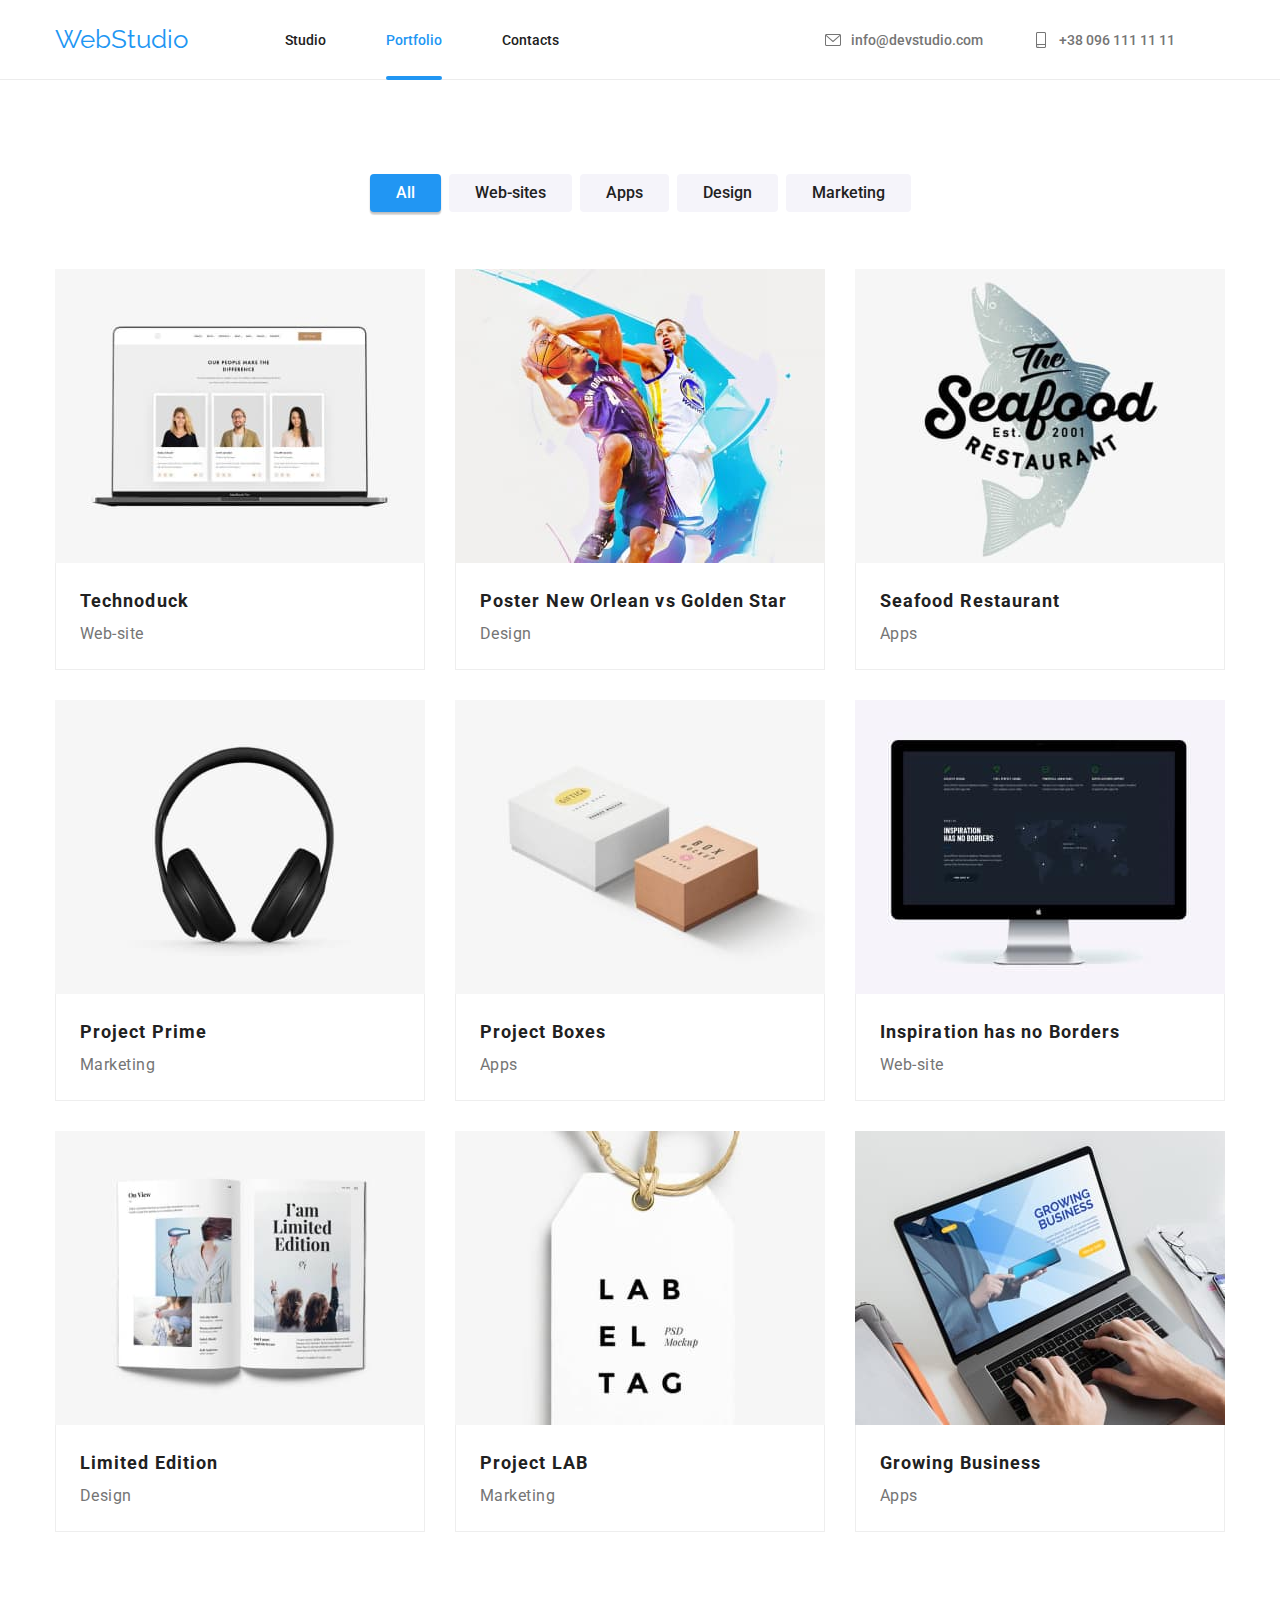
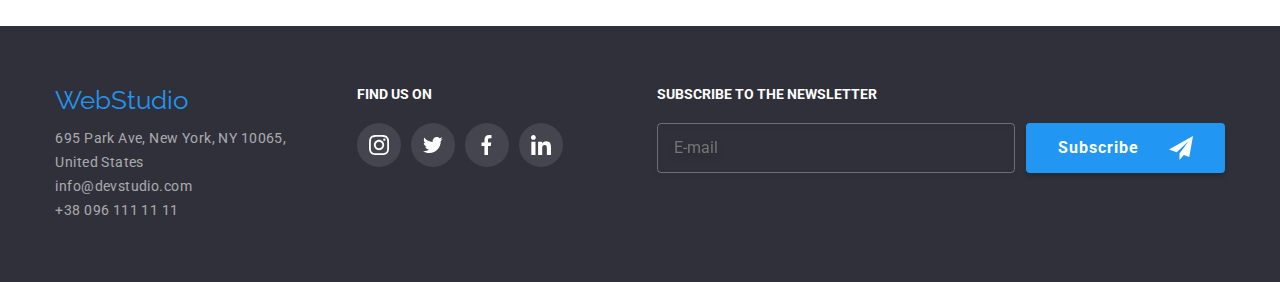
<file: portfolio.html>
<!DOCTYPE html>
<html lang="en">
  <head>
    <meta charset="UTF-8" />
    <meta
      name="description"
      content="This is the portfolio page for the website of WebStudio"
    />
    <meta
      name="keywords"
      content="WebStudio, Website, Developers, Create, Solutions, Web solutions, technology, Portfolio"
    />
    <meta name="viewport" content="width=device-width, initial-scale=1.0" />
    <link
      rel="stylesheet"
      href="https://cdnjs.cloudflare.com/ajax/libs/modern-normalize/1.0.0/modern-normalize.min.css"
    />
    <link href="css/main.min.css" rel="stylesheet" />
    <link rel="preconnect" href="https://fonts.googleapis.com" />
    <link rel="preconnect" href="https://fonts.gstatic.com" crossorigin />
    <link
      href="https://fonts.googleapis.com/css2?family=Raleway:wght@700&family=Roboto:wght@400;500;900&display=swap"
      rel="stylesheet"
    />
    <title>Portfolio - WebStudio</title>
  </head>

  <body>
  <header class="header">
    <div class="header__wrapper container">
      <nav class="header__navbar">
        <a href="index.html" class="header__logo link">WebStudio</a>
        <ul class="header__nav-list list">
          <li class="header__nav-list-items">
            <a href="index.html" class="header__nav-items  link">Studio</a>
          </li>
          <li class="header__nav-list-items">
            <a href="portfolio.html" class="header__nav-items header__nav-items--current-link link">Portfolio</a>
          </li>
          <li class="header__nav-list-items">
            <a href="#" class="header__nav-items link">Contacts</a>
          </li>
        </ul>
      </nav>
      <ul class="header__navbar-contacts list">
        <li class="header__navbar-contacts-items--burger-menu">
          <a href="#" class="header__contact-information link">
            <svg class="header__svg-nav-styling menu-toggle js-open-menu" aria-expanded="false"
            aria-controls="mobile-menu" width="24" height="16">
              <use href="./images/icons.svg#icon-burger_menu"></use>
            </svg>
          </a>
        </li>
        <li class="header__navbar-contacts-items">
          <a href="mailto:info@devstudio.com" class="header__contact-information link">
            <svg class="header__svg-nav-styling" width="16" height="16">
              <use href="./images/icons.svg#icon-envelope"></use>
            </svg>
            info@devstudio.com
          </a>
        </li>
        <li class="header__navbar-contacts-items">
          <a href="tel:+380961111111" class="header__contact-information link">
            <svg class="header__svg-nav-styling" width="16" height="16">
              <use href="./images/icons.svg#icon-smartphone"></use>
            </svg>
            +38 096 111 11 11</a
          >
        </li>
      </ul>
    </div>
          <div class="mobile-menu mobile-menu--hidden " id="mobile-menu" >
      <div class="menu-toggle mobile-menu__closeBtn close-menu">
          <svg width="19" height="19">
            <use href="./images/icons.svg#icon-close"></use>
          </svg>
        </div>
      <ul class="mobile-menu__list list">
        <li class="mobile-menu__nav-item"><a href="index.html" class="link">Studio</a></li>
        <li class="mobile-menu__nav-item mobile-menu__nav-item--current-item"><a href="portfolio.html" class="mobile-menu__nav-item link">Portfolio</a></li>
        <li class="mobile-menu__nav-item"><a href="" class="mobile-menu__nav-item link">Contacts</a></li>
      </ul>
      <div class="mobile-menu__group">
      <ul class="mobile-menu__list list">
        <li class="mobile-menu__contact-information"><a href="" class="link mobile-menu__phone-number">+38 096 111 11 11</a></li>
        <li class="mobile-menu__contact-information"><a href="" class="link mobile-menu__email">info@devstudio.com</a></li>
      </ul>
      <ul class="mobile-menu__list mobile-menu__social-mobile-menu list">
        <li><a class="mobile-menu__social-mobile-item link">Instagram</a></li>
        <li><div class="mobile-menu__seperator"></div></li>
        <li><a class="link mobile-menu__social-mobile-item">Twitter</a></li>
        <li><div class="mobile-menu__seperator"></div></li>
        <li><a class="link mobile-menu__social-mobile-item">Facebook</a></li>
        <li><div class="mobile-menu__seperator"></div></li>
        <li><a class="link mobile-menu__social-mobile-item">LinkedIn</a></li>
      </ul>
      </div>
    </div>
  </header>
    <main>     
      <section class="section">
        <div class="container">
          <ul class="filters list">
            <li class="filters__items">
              <button type="button" class="filters--filter-current  filters__button">
                All
              </button>
            </li>
            <li class="filters__items">
              <button type="button" class="filters__button">
                Web-sites
              </button>
            </li>
            <li class="filters__items">
              <button type="button" class="filters__button">Apps</button>
            </li>
            <li class="filters__items">
              <button type="button" class="filters__button">Design</button>
              </li>
              <li class="filters__items">
                <button type="button" class="filters__button">
                  Marketing
                </button>
                </li>
            </li>
          </ul>

          <ul class="projects list">
            <li class="projects__item">
              <a href="#" class="projects__link link">
                <div class="projects__link--overlay">
                  <div class="projects__info-overlay">
                    Technoduck is a state-of-the-art coronavirus distribution platform. Companies use this platform for digital espionage and attacks on competitors' secure servers.
                  </div>
                </div>
              <img
                src="./images/portfolio-images/imgportfolio-technoduck.jpg"
                width="370"
                height="294"
                alt="An image of a laptop with a website open on it"
              />
              <div class="projects__wrapper">
                <h3 class="projects__title">Technoduck</h3>
                <p class="projects__description">Web-site</p>
              </div>
              </a>
            </li>
            <li class="projects__item">
              <a href="#" class="projects__link link">
                <div class="projects__link--overlay">
                  <div class="projects__info-overlay">
                    Lorem ipsum dolor, sit amet consectetur adipisicing elit. Rerum dolorem suscipit itaque facilis expedita quis doloribus tenetur ipsam nostrum quod!
                  </div>
                </div>
              <img
                src="./images/portfolio-images/imgportfolio-neworleans-golden-star.jpg"
                width="370"
                height="294"
                alt="An image of Steph Curry blocking Herbet Jone's shot"
              />
              <div class="projects__wrapper">
                <h3 class="projects__title">
                  Poster New Orlean vs Golden Star
                </h3>
                <p class="projects__description">Design</p>
              </div>
              </a>
            </li>
            <li class="projects__item">
              <a href="#" class="projects__link link">
                <div class="projects__link--overlay">
                  <div class="projects__info-overlay">
                    Lorem ipsum dolor, sit amet consectetur adipisicing elit. Rerum dolorem suscipit itaque facilis expedita quis doloribus tenetur ipsam nostrum quod!
                  </div>
                </div>
              <img
                src="./images/portfolio-images/imgportfolio-seafood.jpg"
                width="370"
                height="294"
                alt="An image of a poster for a seafood restaurant with a Shark on it"
              />
              <div class="projects__wrapper">
                <h3 class="projects__title">Seafood Restaurant</h3>
                <p class="projects__description">Apps</p>
              </div>
              </a>
            </li>
            <li class="projects__item">
              <a href="#" class="projects__link link">
                <div class="projects__link--overlay">
                  <div class="projects__info-overlay">
                    Lorem ipsum dolor, sit amet consectetur adipisicing elit. Rerum dolorem suscipit itaque facilis expedita quis doloribus tenetur ipsam nostrum quod!
                  </div>
                </div>
              <img
                src="./images/portfolio-images/imgporfolio-prime.jpg"
                width="370"
                height="294"
                alt="An image of a black pair of headphones with a white background"
              />
              <div class="projects__wrapper">
                <h3 class="projects__title">Project Prime</h3>
                <p class="projects__description">Marketing</p>
              </div>
              </a>
            </li>
            <li class="projects__item">
              <a href="#" class="projects__link link">
                <div class="projects__link--overlay">
                  <div class="projects__info-overlay">
                    Lorem ipsum dolor, sit amet consectetur adipisicing elit. Rerum dolorem suscipit itaque facilis expedita quis doloribus tenetur ipsam nostrum quod!
                  </div>
                </div>
              <img
                src="./images/portfolio-images/imgportfolio-project-boxes.jpg"
                width="370"
                height="294"
                alt="A picture of a white box and a redish/pink box"
              />
              <div class="projects__wrapper">
                <h3 class="projects__title">Project Boxes</h3>
                <p class="projects__description">Apps</p>
              </div>
              </a>
            </li>
            <li class="projects__item">
              <a href="#" class="projects__link link">
                <div class="projects__link--overlay">
                  <div class="projects__info-overlay">
                    Lorem ipsum dolor, sit amet consectetur adipisicing elit. Rerum dolorem suscipit itaque facilis expedita quis doloribus tenetur ipsam nostrum quod!
                  </div>
                </div>
              <img
                src="./images/portfolio-images/imgportfolio-inspiration-has-no-border.jpg"
                width="370"
                height="294"
                alt="Picture of Computer screen"
              />
              <div class="projects__wrapper">
                <h3 class="projects__title">
                  Inspiration has no Borders
                </h3>
                <p class="projects__description">Web-site</p>
              </div>
              </a>
            </li>
            <li class="projects__item">
              <a href="#" class="projects__link link">
                <div class="projects__link--overlay">
                  <div class="projects__info-overlay">
                    Lorem ipsum dolor, sit amet consectetur adipisicing elit. Rerum dolorem suscipit itaque facilis expedita quis doloribus tenetur ipsam nostrum quod!
                  </div>
                </div>
              <img
                src="./images/portfolio-images/imgporfolio-limited-edition.jpg"
                width="370"
                height="294"
                alt="Picture of a book with the words limited edition printed on it"
              />
              <div class="projects__wrapper">
                <h3 class="projects__title">Limited Edition</h3>
                <p class="projects__description">Design</p>
              </div>
              </a>
            </li>
            <li class="projects__item">
              <a href="#" class="projects__link link">
                <div class="projects__link--overlay">
                  <div class="projects__info-overlay">
                    Lorem ipsum dolor, sit amet consectetur adipisicing elit. Rerum dolorem suscipit itaque facilis expedita quis doloribus tenetur ipsam nostrum quod!
                  </div>
                </div>
              <img
                src="./images/portfolio-images/imgportfolio-project-lab.jpg"
                width="370"
                height="294"
                alt="Picture of A Label with the words Label Tag written on it"
              />
              <div class="projects__wrapper">
                <h3 class="projects__title">Project LAB</h3>
                <p class="projects__description">Marketing</p>
              </div>
              </a>
            </li>
            <li class="projects__item">
              <a href="#" class="projects__link link">
                <div class="projects__link--overlay">
                  <div class="projects__info-overlay">
                    Lorem ipsum dolor, sit amet consectetur adipisicing elit. Rerum dolorem suscipit itaque facilis expedita quis doloribus tenetur ipsam nostrum quod!
                  </div>
                </div>
              <img
                src="./images/portfolio-images/imgportfolio-growing-buisness.jpg"
                width="370"
                height="294"
                alt="A picture of someone working on a laptop"
              />
              <div class="projects__wrapper">
                <h3 class="projects__title">Growing Business</h3>
                <p class="projects__description">Apps</p>
              </div>
              </a>
            </li>
          </ul>
        </div>
      </section>
    </main>
 <footer class="footer">
    <div class="container footer__content-dividing">
      <div class="footer__contact-info">
      <a href="index.html" class="logo link footer__logo">WebStudio</a>
      <address>
        <ul class="list footer__address-spacing">
          <li>
            <a href="#" class="link footer__address-bar-links"
              >695 Park Ave, New York, NY 10065,<br />
              United States</a
            >
          </li>
          <li>
            <a href="mailto:info@devstudio.com" class="footer__address-bar-links link"
              >info@devstudio.com</a
            >
          </li>
          <li>
            <a href="tel:+380961111111" class="footer__address-bar-links link">+38 096 111 11 11</a>
          </li>
        </ul>
        </div>
        <div class="social-media__container">
          <p class="footer__title">FIND US ON</p>
          <ul class="social-media__footer list">
              <li class="social-media__icon">
                <a href="#" class="social-media__links--footer link">
                  <svg width="20" height="20" class="social-media__icon-svg">
                    <use href="images/icons.svg#icon-instagram"></use>
                  </svg>
                </a>
              </li>
              <li class="social-media__icon">
                <a href="#" class="social-media__links--footer link">
                  <svg width="20" height="20" class="social-media__icon-svg">
                    <use href="images/icons.svg#icon-twitter"></use>
                  </svg>
                </a>
              </li>
              <li class="social-media__icon">
                <a href="#" class="social-media__links--footer link">
                  <svg width="20" height="20" class="social-media__icon-svg">
                    <use href="images/icons.svg#icon-facebook"></use>
                  </svg>
                </a>
              </li>
              <li class="social-media__icon">
                <a href="#" class="social-media__links--footer link">
                  <svg width="20" height="20" class="social-media__icon-svg">
                    <use href="images/icons.svg#icon-linkedin"></use>
                  </svg>
                </a>
              </li>
            </ul>
          </li>
          </ul>
        </div>
      </address>
      <div class="footer__newsletter">
        <p class="footer__title">SUBSCRIBE TO THE NEWSLETTER</p>
        <form>
          <input type="email" name="newsletter email" placeholder="E-mail" class="footer__newsletter-input-styling"/>
          <button type="submit" class="footer__newsletter-button">
            Subscribe
            <svg width="24" height="24">
              <use href="./images/icons.svg#icon-send">
              </use>
            </svg>
          </button>
        </form>
    </div>
  </footer>
      <script defer src="js/mobile-menu.js"></script>
  </body>
</html>
</file>
<file: css/main.min.css>
.mobile-menu__email,
.mobile-menu__phone-number,
.mobile-menu__nav-item,
.mobile-menu__closeBtn,
.mobile-menu,
.projects__link--overlay,
.projects__link,
.social-media__links--footer,
.social-media__links,
.regular-customer,
.team__social-media-links,
.modal__label-input,
.modal__send-button,
.modal__checkbox-svg,
.modal__comment,
.modal__input-icon,
.modal__close-btn,
.modal__body,
.modal,
.header__contact-information,
.header__nav-items,
.footer__newsletter-button,
.footer__newsletter-input-styling,
.footer__address-bar-links,
.filters__button,
.call-to-action-area__request-service-button {
  transition-timing-function: cubic-bezier(0.4, 0, 0.2, 1);
  transition-duration: 250ms;
}

.header__logo,
.footer__logo {
  font-family: "Raleway";
  font-size: 26px;
  color: #2196f3;
}

body {
  font-family: "Roboto";
  margin: 0 auto;
}

h1,
h2,
h3,
h4,
h5,
h6,
p {
  margin: 0;
}

html {
  box-sizing: border-box;
}

*,
*::after,
*::before {
  box-sizing: inherit;
}

img {
  display: block;
  max-width: 100%;
  height: auto;
}

address {
  font-style: normal;
}

.link {
  text-decoration: none;
  color: inherit;
}

.list {
  list-style: none;
  padding: 0;
  margin: 0;
}

.container {
  max-width: 1200px;
  margin: 0 auto;
  padding: 0 15px;
}
@media screen and (min-width: 1200px) {
  .container {
    max-width: 1200px;
  }
}
@media screen and (min-width: 768px) and (max-width: 1199px) {
  .container {
    max-width: 768px;
  }
}
@media screen and (min-width: 480px) and (max-width: 767px) {
  .container {
    max-width: 480px;
  }
}

.header__logo,
.footer__logo {
  font-family: "Raleway";
  font-size: 26px;
  color: #2196f3;
}

.section {
  padding: 60px 0;
}
@media screen and (min-width: 1200px) {
  .section {
    padding: 94px 0;
  }
}
.section--no-top-padding {
  padding-top: 0px;
}
@media screen and (max-width: 768px) {
  .section--no-top-padding {
    display: none;
  }
}
.section--team {
  background-color: #f5f4fa;
}

.header__logo,
.footer__logo {
  font-family: "Raleway";
  font-size: 26px;
  color: #2196f3;
}

.benefits {
  display: flex;
  flex-direction: column;
}
@media screen and (min-width: 768px) {
  .benefits {
    flex-direction: row;
    flex-flow: wrap;
    justify-content: center;
    margin-left: -30px;
    margin-top: -30px;
  }
}
@media screen and (min-width: 1200px) {
  .benefits {
    flex-flow: unset;
  }
}
.benefits__icon {
  padding: 25px 0;
  height: 120px;
  display: flex;
  align-items: center;
  justify-content: center;
  background-color: #f5f4fa;
  border-radius: 4px;
  margin-bottom: 30px;
  text-align: center;
}
.benefits__item {
  flex-basis: calc((100% - 120px) / 3);
}
@media screen and (max-width: 768px) {
  .benefits__item {
    margin-bottom: 30px;
  }
}
@media screen and (min-width: 768px) {
  .benefits__item {
    margin-left: 30px;
    margin-top: 30px;
    margin-bottom: 0px;
    flex-basis: calc((100% - 120px) / 2);
  }
}
.benefits__title {
  color: #212121;
  font-size: 14px;
  font-weight: 700;
  line-height: 24px;
  letter-spacing: 0.03em;
  text-align: center;
  margin-bottom: 10px;
}
@media screen and (min-width: 1200px) {
  .benefits__title {
    margin-bottom: 0px;
  }
}
@media screen and (min-width: 768px) {
  .benefits__title {
    text-align: start;
  }
}
.benefits__description {
  color: #757575;
  font-size: 14px;
  font-weight: 400;
  line-height: 24px;
  letter-spacing: 0.03em;
}

.header__logo,
.footer__logo {
  font-family: "Raleway";
  font-size: 26px;
  color: #2196f3;
}

.call-to-action-area {
  position: relative;
  width: 100%;
  padding: 118px 0;
  background-color: var(--dark-blue);
  text-align: center; /** Centering The Button not sure if correct **/
  background: url(../images/Img.png) 0 0 no-repeat;
  background-size: cover;
  overflow: hidden;
  z-index: 2;
}
@media screen and (min-width: 1200px) {
  .call-to-action-area {
    padding: 200px 0;
  }
}
.call-to-action-area__banner {
  color: #ffffff;
  font-size: 26px;
  letter-spacing: 0.06em;
  font-weight: 900;
  margin-bottom: 30px;
}
@media screen and (min-width: 1200px) {
  .call-to-action-area__banner {
    font-size: 44px;
  }
}
.call-to-action-area__request-service-button {
  color: #ffffff;
  background-color: #2196f3;
  border-radius: 4px;
  border-style: none;
  padding: 10px 20px;
  line-height: 30px;
  font-weight: 700;
  font-size: 16px;
  cursor: pointer;
  transition-property: background-color;
}
.call-to-action-area__request-service-button:hover,
.call-to-action-area__request-service-button:focus {
  background-color: #188ce8;
}
.call-to-action-area__main-section-overlay {
  background-color: rgba(47, 48, 58, 0.4);
  overflow: hidden;
  height: 100%;
  z-index: -1;
  position: absolute;
  width: 100%;
  top: 0;
}

.header__logo,
.footer__logo {
  font-family: "Raleway";
  font-size: 26px;
  color: #2196f3;
}

.filters {
  display: flex;
  flex-flow: wrap;
  justify-content: flex-start;
  flex-direction: row;
  margin-bottom: 50px;
}
.filters__items {
  margin-bottom: 7px;
}
.filters__items:not(:last-child) {
  margin-right: 8px;
}
@media screen and (min-width: 768px) {
  .filters {
    justify-content: center;
  }
}
.filters__button {
  cursor: pointer;
  padding: 6px 26px;
  color: #212121;
  background-color: #f5f4fa;
  border-radius: 4px;
  border-style: hidden;
  transition-property: color, box-shadow, background-color;
  font-weight: 500;
  font-size: 16px;
  line-height: 26px;
}
.filters__button:focus,
.filters__button:hover {
  color: #ffffff;
  background-color: #2196f3;
  box-shadow: 0px 3px 1px rgba(0, 0, 0, 0.1), 0px 1px 2px rgba(0, 0, 0, 0.08),
    0px 2px 2px rgba(0, 0, 0, 0.12);
}
.filters--filter-current {
  color: #ffffff;
  background-color: #2196f3;
  box-shadow: 0px 3px 1px rgba(0, 0, 0, 0.1), 0px 1px 2px rgba(0, 0, 0, 0.08),
    0px 2px 2px rgba(0, 0, 0, 0.12);
}

.header__logo,
.footer__logo {
  font-family: "Raleway";
  font-size: 26px;
  color: #2196f3;
}

.footer {
  background-color: #2f303a;
  padding: 60px 0;
}
.footer__address-spacing {
  margin-bottom: 60px;
}
@media screen and (min-width: 480px) {
  .footer__address-spacing {
    margin-bottom: 0px;
  }
}
.footer__content-dividing {
  display: block;
  text-align: center;
}
@media screen and (min-width: 1200px) {
  .footer__content-dividing {
    display: flex;
    text-align: start;
  }
}
@media screen and (min-width: 768px) {
  .footer__content-dividing {
    display: flex;
    justify-content: space-around;
    flex-flow: wrap;
  }
}
.footer__contact-info {
  margin-right: 0;
  margin-bottom: 48px;
}
@media screen and (min-width: 1200px) {
  .footer__contact-info {
    margin-right: 70px;
    margin-bottom: 0px;
  }
}
.footer__logo {
  margin-bottom: 10px;
  display: block;
}
.footer__address-bar-links {
  color: rgba(255, 255, 255, 0.6);
  font-size: 14px;
  line-height: 24px;
  letter-spacing: 0.03em;
  transition-property: color;
}
.footer__address-bar-links:hover,
.footer__address-bar-links:focus {
  color: #ffffff;
}
.footer__title {
  font-weight: 700;
  font-size: 14px;
  color: white;
  line-height: 16.41px;
  letter-spacing: 3%;
  margin-bottom: 20px;
}
@media screen and (min-width: 768px) {
  .footer__title {
    text-align: center;
  }
}
@media screen and (min-width: 1200px) {
  .footer__title {
    text-align: start;
  }
}
.footer__newsletter-input-styling {
  padding: 15px 16px;
  width: 358px;
  background-color: transparent;
  border: 1px solid rgba(255, 255, 255, 0.3);
  filter: drop-shadow(0px 4px 4px rgba(0, 0, 0, 0.15));
  border-radius: 4px;
  color: white;
  transition-property: border;
  outline: none;
  margin-right: 7px;
  margin-bottom: 20px;
}
.footer__newsletter-input-styling:focus,
.footer__newsletter-input-styling:hover {
  border: 1px solid white;
}
@media screen and (min-width: 1200px) {
  .footer__newsletter-input-styling {
    margin-bottom: 20px;
    width: 358px;
  }
}
@media screen and (min-width: 480px) and (max-width: 768px) {
  .footer__newsletter-input-styling {
    width: 450px;
  }
}
.footer__newsletter-button {
  display: inline-flex;
  align-items: center;
  color: white;
  background-color: #2196f3;
  padding: 10px 32px;
  border: none;
  box-shadow: 0px 4px 4px rgba(0, 0, 0, 0.15);
  border-radius: 4px;
  cursor: pointer;
  transition-property: background-color;
  font-weight: 700;
  font-size: 16px;
  line-height: 30px;
  letter-spacing: 0.06em;
  fill: white;
  gap: 30px;
}
.footer__newsletter-button:hover,
.footer__newsletter-button:focus {
  background-color: #188ce8;
}
@media screen and (min-width: 480px) and (max-width: 768px) {
  .footer__newsletter-button {
    display: block;
    margin: 0 auto;
  }
}
@media screen and (min-width: 1200px) {
  .footer__newsletter-button {
    display: inline-flex;
  }
}
@media screen and (min-width: 768px) {
  .footer__newsletter {
    display: flex;
    flex-direction: column;
  }
}

.header__logo,
.footer__logo {
  font-family: "Raleway";
  font-size: 26px;
  color: #2196f3;
}

.header {
  border-bottom: 1px solid #ececec;
}
.header--hidden {
  display: none;
}
.header__wrapper {
  display: flex;
  justify-content: space-between;
  align-items: center;
}
.header__navbar {
  display: flex;
  justify-content: space-between;
  align-items: center;
}
.header__nav-list {
  display: none;
}
@media screen and (min-width: 768px) {
  .header__nav-list {
    display: flex;
    justify-content: space-between;
    align-items: center;
    margin-left: 97px;
  }
}
.header__nav-list-items {
  margin-right: 60px;
}
.header__nav-items {
  color: #212121;
  font-size: 14px;
  font-weight: 500;
  transition-property: color;
  display: block;
  padding: 32px 0 31px 0;
}
.header__nav-items:hover,
.header__nav-items:focus {
  color: #2196f3;
}
.header__nav-items--current-link {
  position: relative;
  color: #2196f3;
}
.header__nav-items--current-link::after {
  position: absolute;
  content: "";
  width: 100%;
  border-radius: 2px;
  background: #2196f3;
  height: 4px;
  left: 0px;
  bottom: -1px;
}
.header__navbar-contacts {
  display: flex;
}
@media screen and (min-width: 768px) {
  .header__navbar-contacts {
    display: flex;
    flex-direction: column;
  }
}
@media screen and (min-width: 1200px) {
  .header__navbar-contacts {
    flex-direction: row;
  }
}
.header__navbar-contacts-items {
  display: none;
}
@media screen and (min-width: 1200px) {
  .header__navbar-contacts-items {
    display: block;
    margin-right: 50px;
  }
}
@media screen and (min-width: 768px) {
  .header__navbar-contacts-items {
    display: block;
  }
}
.header__navbar-contacts-items--burger-menu {
  display: block;
  fill: #757575;
}
@media screen and (min-width: 1200px) {
  .header__navbar-contacts-items--burger-menu {
    display: none;
  }
}
@media screen and (min-width: 768px) {
  .header__navbar-contacts-items--burger-menu {
    display: none;
  }
}
.header__contact-information {
  fill: #757575;
  color: #757575;
  font-size: 14px;
  font-weight: 500;
  transition-property: color;
  display: flex;
  align-items: center;
  padding: 32px 0 31px 0;
}
.header__contact-information:hover,
.header__contact-information:focus {
  color: #2196f3;
}
@media screen and (min-width: 768px) {
  .header__contact-information {
    padding: 10px;
  }
}
@media screen and (min-width: 1200px) {
  .header__contact-information {
    padding: 32px 0 31px 0;
  }
}
.header__svg-nav-styling {
  fill: currentColor;
  margin-right: 10px;
}

.footer__logo,
.header__logo {
  font-family: "Raleway";
  font-size: 26px;
  color: #2196f3;
}

.modal {
  display: block;
  position: fixed;
  width: 100vw;
  top: 0;
  height: 100vh;
  background-color: rgba(0, 0, 0, 0.2);
  transition-property: opacity, visibility;
  visibility: visible;
  z-index: 10;
  opacity: 100%;
}
.modal__body {
  padding: 40px;
  position: fixed;
  top: 50%;
  left: 50%;
  background-color: white;
  border-radius: 4px;
  box-shadow: 0px 2px 1px 0px rgba(0, 0, 0, 0.2),
    0px 1px 1px 0px rgba(0, 0, 0, 0.1411764706),
    0px 1px 3px 0px rgba(0, 0, 0, 0.1215686275);
  transform: translate(-50%, -50%);
  z-index: 50;
}
@media screen and (max-height: 600px) {
  .modal__body {
    top: 0;
    transform: translate(-50%);
  }
}
.modal__close-btn {
  border-radius: 50%;
  width: 30px;
  height: 30px;
  position: absolute;
  top: 8px;
  right: 8px;
  cursor: pointer;
  display: flex;
  justify-content: center;
  align-items: center;
  border: 1px solid rgba(0, 0, 0, 0.2);
  transition-property: fill;
}
.modal__close-btn:hover {
  fill: #2196f3;
}
.modal--hidden {
  visibility: hidden;
  opacity: 0;
}
.modal__title {
  margin-bottom: 30px;
  font-weight: 700;
  font-size: 20px;
  line-height: 23px;
  text-align: center;
  letter-spacing: 0.03em;
  color: #212121;
}
.modal__wrapper {
  display: flex;
  flex-direction: column;
}
.modal__label {
  font-weight: 400;
  width: 100%;
  font-size: 12px;
  line-height: 14px;
  letter-spacing: 0.01em;
  color: #757575;
  display: flex;
  flex-direction: column;
  margin-bottom: 30px;
  cursor: pointer;
  position: relative;
}
.modal__label--last {
  margin-bottom: 20px;
}
.modal__label-input {
  height: 40px;
  border: 1px solid rgba(33, 33, 33, 0.2);
  border-radius: 4px;
  padding-left: 42px;
}
.modal__label-input:focus,
.modal__label-input:hover {
  border: 1px solid #2196f3;
  outline: none;
  fill: #2196f3;
}
.modal__input-icon {
  fill: currentColor;
  transition-property: fill;
  position: absolute;
  top: 50%;
  transform: translateY(-50%);
  left: 15px;
}
.modal__label-text-wrapper {
  position: absolute;
  top: -16px;
}
.modal__comment {
  margin-top: 4px;
  resize: none;
  border: 1px solid rgba(33, 33, 33, 0.2);
  border-radius: 4px;
  padding: 12px 16px;
  transition-property: border, outline;
  position: relative;
}
.modal__comment:focus,
.modal__comment:hover {
  border: 1px solid #2196f3;
  outline: none;
}
.modal__form {
  display: flex;
  flex-direction: column;
  align-items: center;
  justify-content: center;
}
.modal__checkbox-text {
  font-weight: 400;
  font-size: 14px;
  line-height: 24px;
  letter-spacing: 0.03em;
  color: #757575;
}
.modal__checkbox-label {
  cursor: pointer;
  display: flex;
  align-items: center;
  margin-bottom: 10px;
}
.modal__button-wrapper {
  display: flex;
  justify-content: center;
}
.modal__button-wrapper:focus {
  background-color: #188ce8;
}
.modal__checkbox-svg {
  transition-property: fill, background-color;
  border-radius: 2px;
  fill: currentColor;
  margin-right: 8px;
}
.modal__checkbox-input {
  display: none;
}
.modal__checkbox-input:not(:checked) + svg {
  border: 2px solid #212121;
  fill: white;
}
.modal__checkbox-input:checked + svg {
  fill: white;
  background-color: #2196f3;
}
.modal__send-button {
  font-weight: 700;
  font-size: 16px;
  line-height: 30px;
  letter-spacing: 0.06em;
  color: white;
  transition-property: background-color;
  padding: 10px 80px;
  background-color: #2196f3;
  border-style: none;
  border-radius: 4px;
  box-shadow: 0px 4px 4px rgba(0, 0, 0, 0.15);
  cursor: pointer;
}
.modal__send-button:hover {
  background-color: #188ce8;
}
.modal__input-wrapper {
  position: relative;
  color: #212121;
}
.modal__label-input + svg {
  fill: #212121;
}
.modal__label-input + svg:focus + svg,
.modal__label-input + svg:hover + svg {
  fill: #2196f3;
}
.modal__label-input {
  transition-property: border, outline;
  height: 40px;
  border: 1px solid rgba(33, 33, 33, 0.2);
  border-radius: 4px;
  padding-left: 42px;
  width: 100%;
}
.modal__label-input:focus,
.modal__label-input:hover {
  border: 1px solid #2196f3;
  outline: none;
  fill: #2196f3;
}
.modal__label-input:focus + svg,
.modal__label-input:hover + svg {
  fill: #2196f3;
}
.modal__label-input + svg {
  fill: #212121;
}

.footer__logo,
.header__logo {
  font-family: "Raleway";
  font-size: 26px;
  color: #2196f3;
}

.team {
  flex-direction: column;
  align-items: center;
}
@media screen and (min-width: 768px) {
  .team {
    flex-direction: row;
    flex-flow: wrap;
    justify-content: center;
    display: flex;
    margin-left: -30px;
    margin-top: -30px;
  }
}
@media screen and (min-width: 1200px) {
  .team {
    display: flex;
    justify-content: center;
    flex-flow: unset;
  }
}
.team__header {
  color: #212121;
  margin-bottom: 50px;
  font-weight: 700;
  font-size: 36px;
  text-align: center;
}
.team__item {
  background-color: #ffffff;
  box-shadow: 0px 1px 3px rgba(0, 0, 0, 0.12), 0px 1px 1px rgba(0, 0, 0, 0.14),
    0px 2px 1px rgba(0, 0, 0, 0.2);
  border-radius: 0px 0px 4px 4px;
  text-align: center;
  padding-bottom: 30px;
  align-items: center;
  margin-bottom: 30px;
}
@media screen and (min-width: 1200px) {
  .team__item {
    margin-right: 30px;
    margin-bottom: 0px;
  }
}
@media screen and (min-width: 1200px) {
  .team__item {
    max-width: unset;
    align-items: unset;
    margin-bottom: 0px;
    margin-top: 0px;
  }
}
@media screen and (min-width: 768px) {
  .team__item {
    flex-basis: calc((100% - 60px) / 2);
    margin-left: 30px;
    margin-top: 30px;
    margin-bottom: 0px;
  }
}
.team__image {
  margin-bottom: 30px;
}
.team__name {
  font-weight: 500;
  color: #212121;
  font-size: 16px;
  line-height: 19px;
  margin-bottom: 10px;
}
.team__description {
  color: #757575;
  font-weight: 400;
  font-size: 16px;
  line-height: 19px;
}
.team__social-media-buttons {
  margin-top: 16px;
  display: flex;
  justify-content: center;
}
.team__social-media-links {
  color: #afb1bb;
  display: flex;
  align-items: center;
  justify-content: center;
  cursor: pointer;
  transition-property: color, background-color;
  border-radius: 50%;
  width: 44px;
  height: 44px;
}

.footer__logo,
.header__logo {
  font-family: "Raleway";
  font-size: 26px;
  color: #2196f3;
}

.regular-customer {
  border: 1px solid #afb1bb;
  border-radius: 4px;
  color: #afb1bb;
  fill: #afb1bb;
  cursor: pointer;
  transition-property: fill, border-color;
}
@media screen and (min-width: 480px) and (max-width: 1199px) {
  .regular-customer {
    margin-top: 30px;
    margin-left: 30px;
  }
}
@media screen and (min-width: 1200px) {
  .regular-customer {
    margin-bottom: 0px;
  }
  .regular-customer:not(:last-of-type) {
    margin-right: 30px;
  }
}
.regular-customer:hover {
  border-color: #2196f3;
  fill: #2196f3;
}
.regular-customer__header {
  text-align: center;
  font-weight: 700;
  font-size: 36px;
  letter-spacing: 3%;
  line-height: 42.19px;
  margin-bottom: 50px;
}
.regular-customer__list {
  display: flex;
  justify-content: center;
  flex-flow: wrap;
  margin-left: -30px;
  margin-top: -30px;
}
@media screen and (min-width: 1200px) {
  .regular-customer__list {
    flex-wrap: nowrap;
    margin-left: -30px;
  }
}
@media screen and (min-width: 768px) and (max-width: 1200px) {
  .regular-customer__list {
    margin-left: -30px;
    margin-top: -30px;
  }
}
.regular-customer__container {
  height: 92px;
  width: 205px;
  display: flex;
  align-items: center;
  justify-content: center;
}
@media screen and (min-width: 1200px) {
  .regular-customer__container {
    width: 170px;
  }
}
@media screen and (min-width: 768px) and (max-width: 1200px) {
  .regular-customer__container {
    width: 205px;
  }
}

.footer__logo,
.header__logo {
  font-family: "Raleway";
  font-size: 26px;
  color: #2196f3;
}

.social-media__links--footer,
.social-media__links {
  display: flex;
  align-items: center;
  justify-content: center;
  cursor: pointer;
  transition-property: color, background-color;
  border-radius: 50%;
  width: 44px;
  height: 44px;
}

.social-media__icon-svg {
  fill: currentColor;
}
.social-media__buttons {
  margin-top: 16px;
  display: flex;
  justify-content: center;
}
.social-media__links {
  color: #afb1bb;
}
.social-media__links:hover,
.social-media__links:focus {
  color: white;
  background-color: #2196f3;
}
.social-media__links--footer {
  color: white;
  background-color: rgba(255, 255, 255, 0.1);
}
.social-media__links--footer:hover,
.social-media__links--footer:focus {
  color: white;
  background-color: #2196f3;
}
.social-media__icon:not(:last-of-type) {
  margin-right: 10px;
}
@media screen and (min-width: 1200px) {
  .social-media__container {
    margin-right: 93px;
  }
}
.social-media__footer {
  display: flex;
  justify-content: center;
  margin-bottom: 60px;
}
@media screen and (min-width: 1200px) {
  .social-media__footer {
    justify-content: unset;
    margin-bottom: 0px;
  }
}

.footer__logo,
.header__logo {
  font-family: "Raleway";
  font-size: 26px;
  color: #2196f3;
}

.what-we-do {
  display: none;
}
@media screen and (min-width: 1200px) {
  .what-we-do {
    display: flex;
    flex-direction: column;
  }
}
.what-we-do__title {
  font-weight: 700;
  font-size: 36px;
  text-align: center;
  color: #212121;
  margin-bottom: 50px;
}
.what-we-do__images-list {
  display: flex;
  align-items: center;
}
.what-we-do__images-list-item {
  position: relative;
}
.what-we-do__images-list-item:not(:last-child) {
  margin-right: 30px;
}
.what-we-do__overlay-text {
  position: absolute;
  height: 70px;
  width: 100%;
  bottom: 0;
  background-color: rgba(47, 48, 58, 0.8);
  font-size: 14px;
  font-weight: 700;
  line-height: 16px;
  letter-spacing: 0.03em;
  color: white;
  display: flex;
  align-items: center;
  justify-content: center;
}

.footer__logo,
.header__logo {
  font-family: "Raleway";
  font-size: 26px;
  color: #2196f3;
}

.projects {
  display: flex;
  flex-direction: row;
  flex-wrap: wrap;
  margin-top: -30px;
  margin-left: -30px;
  justify-content: center;
}
@media screen and (max-width: 767px) {
  .projects {
    margin-left: 0;
  }
}
@media screen and (min-width: 768px) and (max-width: 1200px) {
  .projects {
    justify-content: left;
  }
}
.projects__item {
  cursor: pointer;
  position: relative;
  margin-top: 30px;
  margin-left: 30px;
}
@media screen and (min-width: 768px) and (max-width: 1200px) {
  .projects__item {
    flex-basis: calc((100% - 60px) / 2);
  }
}
@media screen and (max-width: 767px) {
  .projects__item {
    margin-left: 0;
  }
}
.projects__link {
  display: block;
  transition-property: box-shadow;
}
.projects__link:hover,
.projects__link:focus {
  box-shadow: 1px 4px 6px 0px rgba(0, 0, 0, 0.1607843137),
    0px 4px 4px 0px rgba(0, 0, 0, 0.0588235294),
    0px 1px 1px 0px rgba(0, 0, 0, 0.1215686275);
}
.projects__link:focus .projects__link--overlay,
.projects__link:hover .projects__link--overlay {
  height: 100%;
}
.projects__link--overlay {
  position: absolute;
  overflow: hidden;
  height: 0px;
  z-index: 1;
  bottom: 0;
  transition-property: height, z-index;
}
.projects__info-overlay {
  width: 100%;
  height: 74%;
  padding: 77px 24px;
  padding-top: 63px;
  font-weight: 400;
  font-size: 18px;
  line-height: 28px;
  color: white;
  background-color: rgba(33, 150, 243, 0.9);
}
.projects__wrapper {
  padding: 20px 24px;
  border: 1px solid #eeeeee;
  border-top: none;
}
.projects__title {
  font-weight: 700;
  font-size: 18px;
  line-height: 36px;
  letter-spacing: 0.06em;
  color: #212121;
}
@media screen and (min-width: 768px) and (max-width: 1200px) {
  .projects__title {
    font-size: 17px;
  }
}
.projects__description {
  font-weight: 400;
  font-size: 16px;
  line-height: 30px;
  letter-spacing: 0.03em;
  color: #757575;
}

.footer__logo,
.header__logo {
  font-family: "Raleway";
  font-size: 26px;
  color: #2196f3;
}

.footer__logo,
.header__logo {
  font-family: "Raleway";
  font-size: 26px;
  color: #2196f3;
}

.mobile-menu {
  background-color: white;
  width: 100vw;
  height: 100vh;
  position: fixed;
  z-index: 2000;
  padding: 48px 40px 48px 40px;
  display: flex;
  flex-direction: column;
  justify-content: space-between;
  transition-property: opacity, visibility;
}
.mobile-menu--hidden {
  visibility: hidden;
  opacity: 0;
}
.mobile-menu__list {
  z-index: 4000;
}
.mobile-menu__closeBtn {
  position: absolute;
  top: 21px;
  right: 26px;
  transition-property: fill;
  cursor: pointer;
}
.mobile-menu__closeBtn:hover,
.mobile-menu__closeBtn:focus {
  fill: #2196f3;
}
.mobile-menu__nav-item {
  font-size: 40px;
  line-height: 47px;
  letter-spacing: 0.02em;
  transition-property: color;
  cursor: pointer;
}
@media screen and (max-height: 400px) {
  .mobile-menu__nav-item {
    font-size: 20px;
  }
}
.mobile-menu__nav-item:hover,
.mobile-menu__nav-item:focus {
  color: #2196f3;
}
.mobile-menu__nav-item:not(:last-child) {
  margin-bottom: 35px;
}
.mobile-menu__nav-item--current-item {
  color: #2196f3;
}
.mobile-menu__contact-information:not(:last-child) {
  margin-bottom: 32px;
}
@media screen and (max-height: 400px) {
  .mobile-menu__contact-information:not(:last-child) {
    margin-bottom: 10px;
  }
}
.mobile-menu__contact-information:last-child {
  margin-bottom: 64px;
}
@media screen and (max-height: 400px) {
  .mobile-menu__contact-information:last-child {
    margin-bottom: 10px;
  }
}
.mobile-menu__phone-number {
  font-size: 34px;
  line-height: 40px;
  letter-spacing: 0.02em;
  color: #757575;
  transition-property: color;
}
@media screen and (max-height: 400px) {
  .mobile-menu__phone-number {
    font-size: 20px;
  }
}
.mobile-menu__phone-number:hover,
.mobile-menu__phone-number:focus {
  color: #2196f3;
}
.mobile-menu__email {
  font-size: 24px;
  line-height: 28px;
  letter-spacing: 0.02em;
  color: #757575;
  transition-property: color;
}
@media screen and (max-height: 400px) {
  .mobile-menu__email {
    font-size: 20px;
  }
}
.mobile-menu__email:hover,
.mobile-menu__email:focus {
  color: #2196f3;
}
.mobile-menu__seperator {
  border-left: 1px solid rgba(33, 33, 33, 0.2);
  height: 22px;
}
.mobile-menu__social-mobile-item {
  font-size: 18px;
  line-height: 22px;
  letter-spacing: 0.02em;
  color: #2196f3;
  font-weight: 500;
  cursor: pointer;
}
@media screen and (max-height: 400px) {
  .mobile-menu__social-mobile-item {
    font-size: 14px;
  }
}
.mobile-menu__social-mobile-menu {
  display: flex;
  gap: 10px;
  flex-wrap: wrap;
} /*# sourceMappingURL=main.css.map */
</file>
